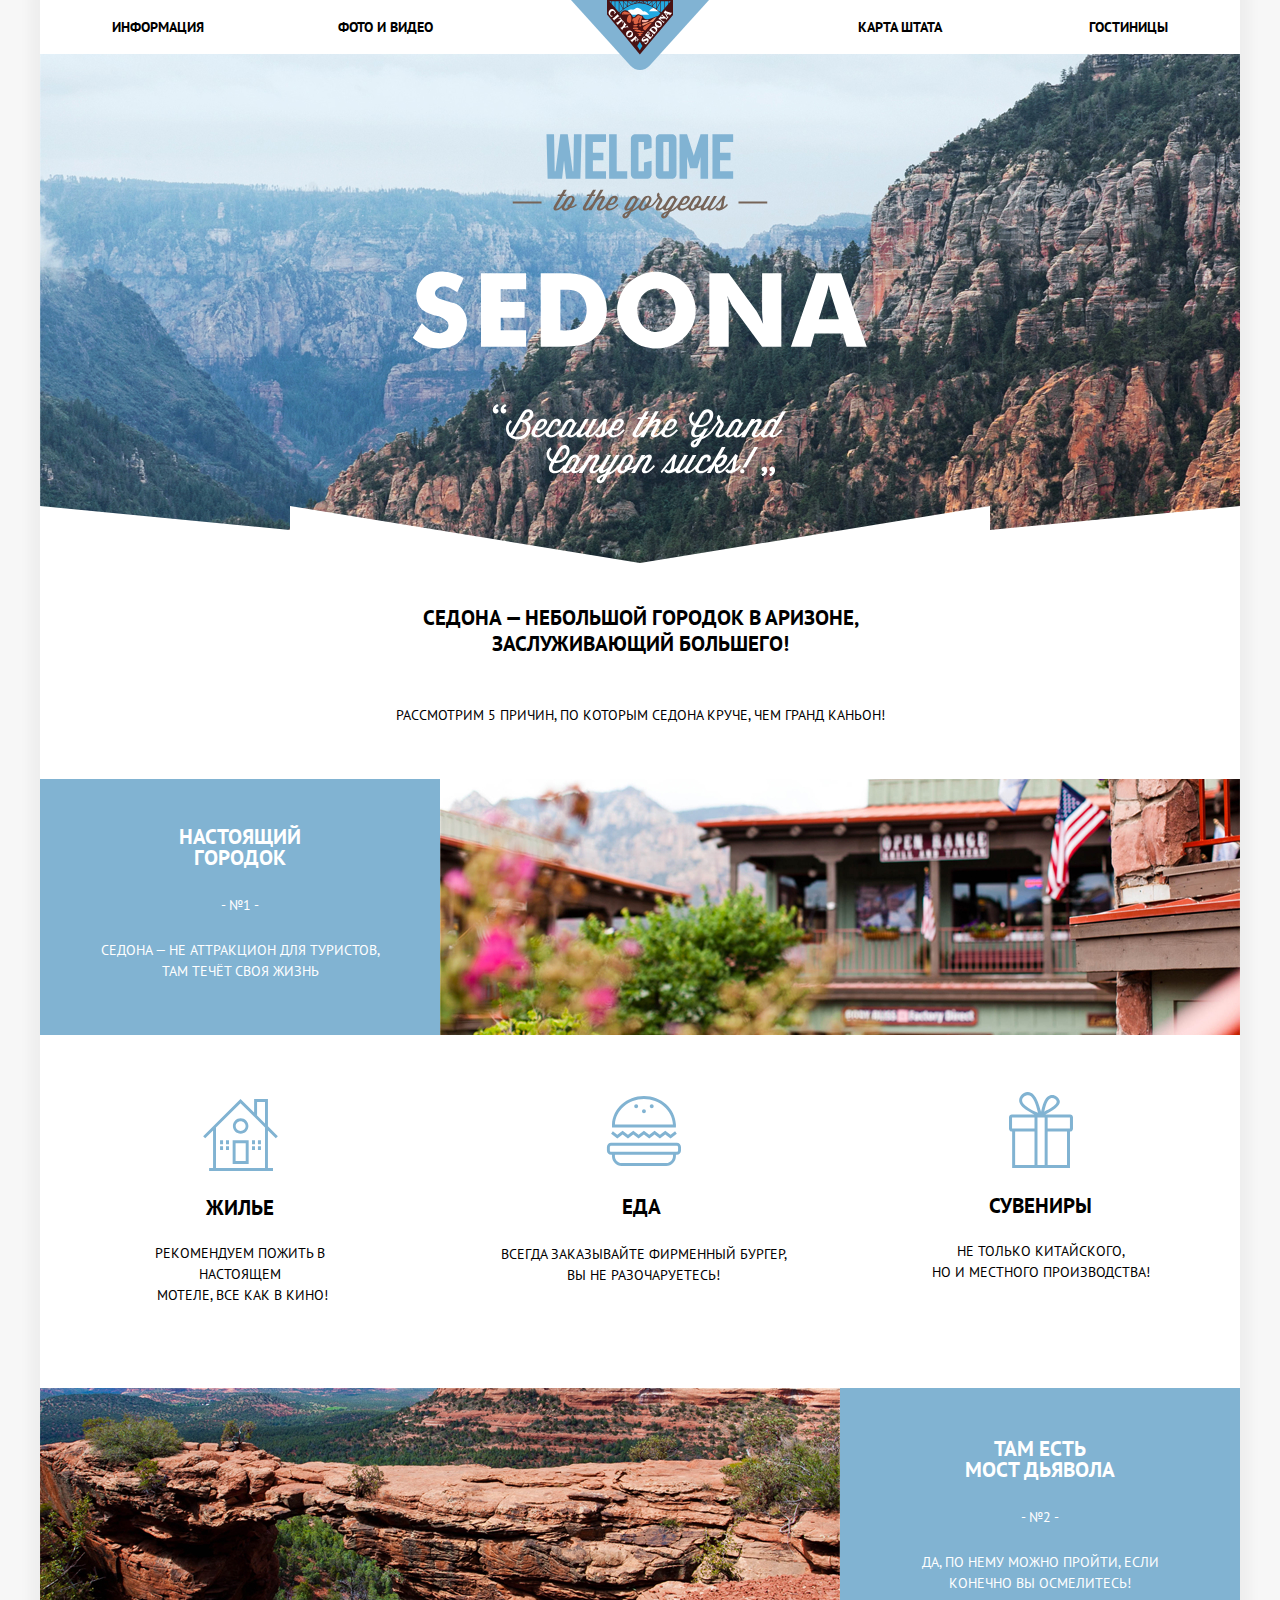
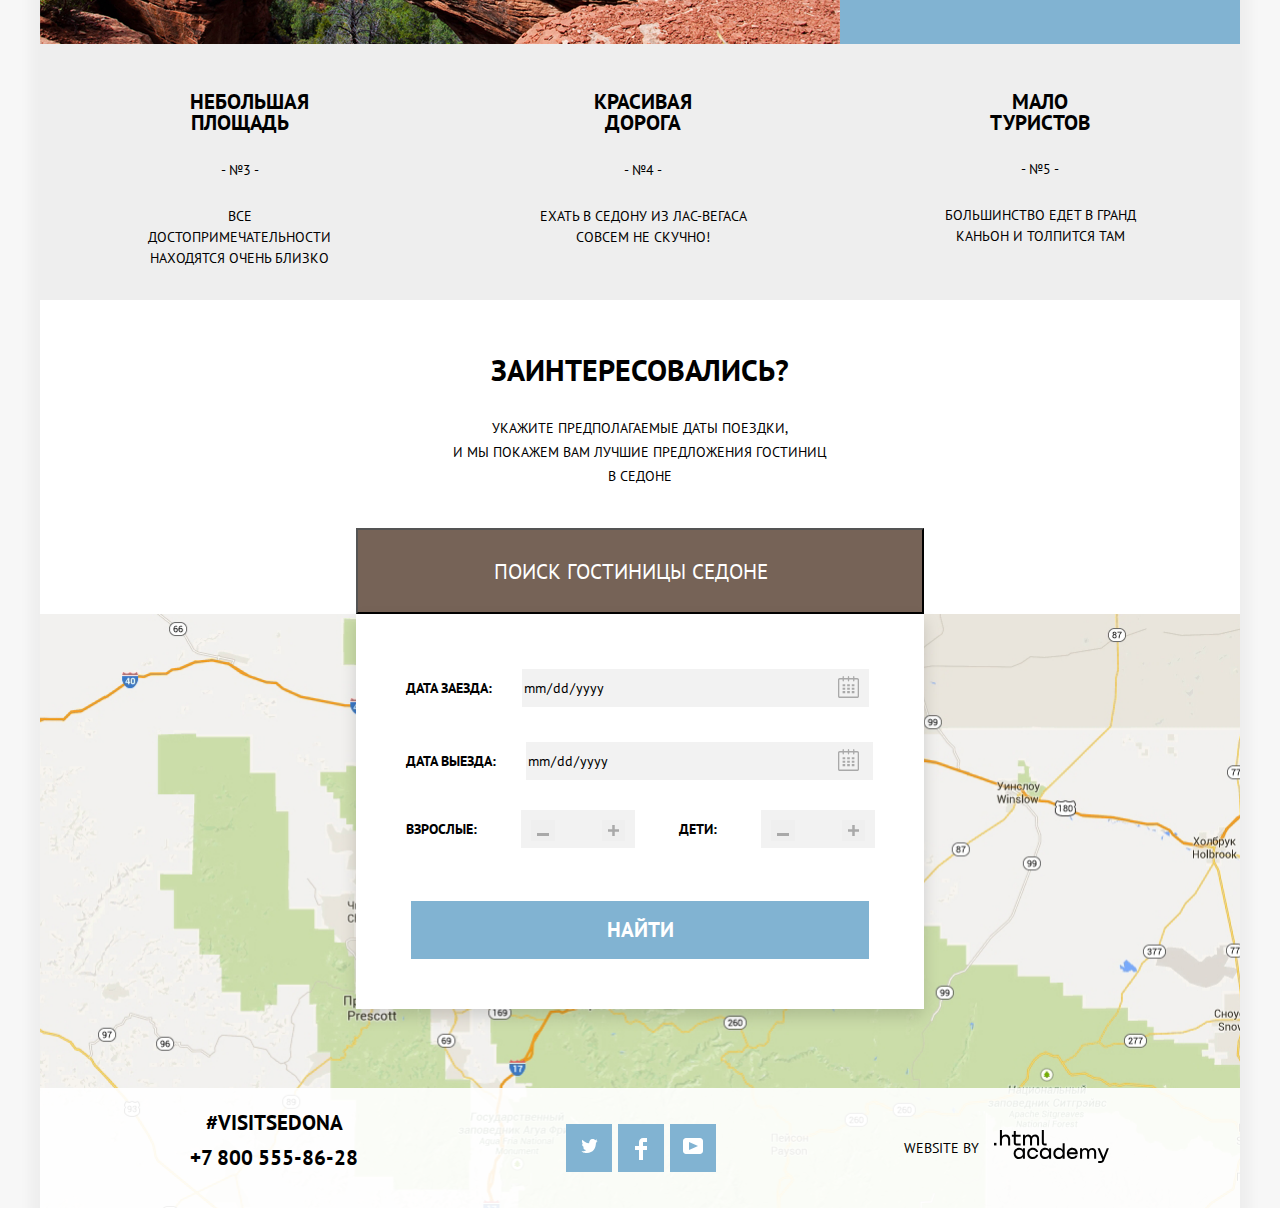
<file: index.html>
<!DOCTYPE html>
<html lang="ru">

<head>
    <meta charset="utf-8">
    <link rel="icon" href="32.ico">
    <link rel="stylesheet" href="css/normalize.css">
    <link rel="stylesheet" href="css/style.css">
    <title>HTML Academy: Седона</title>
</head>

<body>
    <div class="container">
        <header class="header">
            <nav class="header-navigation">
                <img src="img/logo.svg" width="138" height="70" alt="логотип-хедер" class="header-navigation-logo">
                <ul class="header-navigation-list">
                    <li class="header-navigation-list-item"><a href="index.html" class="header-item">Информация</a></li>
                    <li class="header-navigation-list-item"><a href="#" class="header-item">Фото и видео</a></li>
                    <li class="header-navigation-list-item"><a href="#" class="header-item">Карта штата</a></li>
                    <li class="header-navigation-list-item"><a href="catalog.html" class="header-item">Гостиницы</a>
                    </li>
                </ul>
            </nav>
        </header>

        <main>
            <section class="surface">
                <div class="header-surface">
                    <img src="img/Sedona-surface.svg" width="480" height="350" alt="Welcome-surface"
                        class="header-surface-img">
                </div>
            </section>
            <section class="section-promo">
                <h1 class="section-promo-head">
                    <span> Седона — небольшой городок в Аризоне,</span> <span>заслуживающий большего!</span>
                </h1>
                <p class="section-promo-text">
                    Рассмотрим 5 причин, по которым Седона круче, чем гранд каньон!
                </p>
            </section>
            <section class="section-description">
                <div class="section-description-block">
                    <div class="section-description-block-text">
                        <h2 class="block-head real-city">Настоящий городок</h2>
                        <p class="block-number">- №1 -</p>
                        <p class="block-text attraction">Седона — не аттракцион для туристов, там
                            течёт своя жизнь</p>
                    </div>
                    <div class="section-description-block-img">
                        <img src="img/view-2.jpg" alt="real-city" class="section-img">
                    </div>
                </div>
                <ul class="section-description-list">
                    <li class="section-description-list-item item-accomodation">
                        <h2 class="list-item-head">жилье</h2>
                        <p class="list-item-text">Рекомендуем пожить в настоящем <br>&nbsp;мотеле, все как в&nbsp;кино!</p>
                    </li>
                    <li class="section-description-list-item item-food">
                        <h2 class="list-item-head food">еда</h2>
                        <p class="list-item-text burger">Всегда заказывайте фирменный бургер, <br>вы не&nbsp;разочаруетесь!</p>
                    </li>
                    <li class="section-description-list-item item-souvenir">
                        <h2 class="list-item-head head-souvenir">сувениры</h2>
                        <p class="list-item-text">не&nbsp;только китайского, но&nbsp;и&nbsp;местного производства!</p>
                    </li>
                </ul>
                <div class="section-description-block">
                    <div class="section-description-block-img">
                        <img src="img/view-1.jpg" alt="devil-place" class="section-img">
                    </div>
                    <div class="section-description-block-text">
                        <h2 class="block-head devils-bridge">Там есть мост дьявола</h2>
                        <p class="block-number">- №2 -</p>
                        <p class="block-text">Да, по&nbsp;нему можно пройти, если конечно вы&nbsp;осмелитесь!</p>
                    </div>
                </div>
                <ul class="section-description-list-advantage">
                    <li class="section-list-item-advantage little-area">
                        <h2 class="item-advantage-head">Небольшая площадь</h2>
                        <p class="item-advantage-number three">- №3 -</p>
                        <p class="item-advantage-text">все достопримечательности
                            находятся очень близко</p>
                    </li>
                    <li class="section-list-item-advantage beautiful-road">
                        <h2 class="item-advantage-head">Красивая дорога</h2>
                        <p class="item-advantage-number four">- №4 -</p>
                        <p class="item-advantage-text">ехать в&nbsp;седону из&nbsp;лас-вегаса совсем
                            не&nbsp;скучно!</p>
                    </li>
                    <li class="section-list-item-advantage little-tourist">
                        <h2 class="item-advantage-head">Мало туристов</h2>
                        <p class="item-advantage-number five">- №5 -</p>
                        <p class="item-advantage-text">большинство едет в&nbsp;гранд каньон и&nbsp;толпится там</p>
                    </li>
                </ul>
            </section>
            <section class="section-form">
                <h2 class="section-form-head">заинтересовались?</h2>
                <p class="section-form-text">Укажите предполагаемые даты поездки, <br>и&nbsp;мы&nbsp;покажем вам лучшие
                    предложения
                    гостиниц в&nbsp;седоне</p>
               
 <div class="form-button">


           <button class="section-form-button" type="button">
               <span class="button-text search-sedona">Поиск гостиницы Седоне</span>
            </button>
                <div class="section-form-container">
                    <form action="https://echo.htmlacademy.ru/" method="POST">
                        <div class="form-date-calendar">
                             <label class="section-form-container-name">
                              Дата заезда: <input name="date" type="date" class="form-datetime">
                             </label>
                             <button class="button-calendar"><img src="img/calendar.svg" alt="calendar" class="calendar"></button>
                        </div>
                        <div class="form-date-calendar">
                            <label class="section-form-container-name departure">
                            Дата выезда: <input name="date" type="date" class="form-datetime">
                            </label>
                            <button class="button-calendar button-departure"><img src="img/calendar.svg" alt="calendar" class="calendar"></button>
                        </div>
                           


                        <div class="amount-of-people">

                            <label class="section-form-name" for="#amount-adults">Взрослые:</label>
                            <div class="amount-of-adults">
                                <button class="quantity-arrow" type="button">
                                    <svg width="12" height="3" viewBox="0 0 12 3" fill="none" xmlns="http://www.w3.org/2000/svg">
                                        <rect width="12" height="3" fill="#A9A9A9"/>
                                    </svg>       
                                </button>
                                <input type="number" class="form-amount" id="#amount-adults">
                                <button class="quantity-arrow" type="button"> 
                                    <svg width="11" height="11" viewBox="0 0 11 11" fill="none" xmlns="http://www.w3.org/2000/svg">
                                        <path fill-rule="evenodd" clip-rule="evenodd" d="M4.23086 6.76932V11H6.76932V6.76932H11V4.23086H6.76932V0H4.23085V4.23086H0V6.76932H4.23086Z" fill="#A9A9A9"/>
                                     </svg>      
                                </button>
                            </div>

                            <label class="section-form-name" for="#amount-children"> Дети:</label>
                            <div class="amount-of-adults">
                                <button class="quantity-arrow" type="button">
                                    <svg width="12" height="3" viewBox="0 0 12 3" fill="none" xmlns="http://www.w3.org/2000/svg">
                                        <rect width="12" height="3" fill="#A9A9A9"/>
                                    </svg>  
                                </button>
                                <input  type="number" class="form-amount" id="#amount-children">
                                <button class="quantity-arrow" type="button">
                                    <svg width="11" height="11" viewBox="0 0 11 11" fill="none" xmlns="http://www.w3.org/2000/svg">
                                        <path fill-rule="evenodd" clip-rule="evenodd" d="M4.23086 6.76932V11H6.76932V6.76932H11V4.23086H6.76932V0H4.23085V4.23086H0V6.76932H4.23086Z" fill="#A9A9A9"/>
                                     </svg>
                                </button>
                            </div>
                        </div>
                        <button type="submit" class="section-form-container-button"><span class="search">Найти</span></button>
                    </form>
                  </div>
               </div>
            </section>
        </main>
     
        <footer class="footer">
 <img src="img/map.jpg" width="1200" height="495" alt="map" class="form-map">
            <div class="footer-content">
                <div class="footer-block-number">
                    <a href="#visitSEDONA" class="visit-sedona">#visitSEDONA</a>
                    <a href="tel:+78005558628" class="footer-number">+7 800 555-86-28</a>
                </div>
                <div class="footer-block-networks">
                    <ul class="footer-block-networks-list">
                        <li><a href="#" class="footer-block-networks-item"><img src="img/twitter-svg.svg" width="17"
                                    height="15" alt="twitter" class="block-item-img"></a></li>
                        <li><a href="#" class="footer-block-networks-item"><img src="img/facebook-svg.svg" width="12"
                                    height="22" alt="facebook" class="block-item-img"></a></li>
                        <li><a href="#" class="footer-block-networks-item"><img src="img/youtube-svg.svg" width="20"
                                    height="16" alt="youtube" class="block-item-img"></a></li>
                    </ul>
                </div>
                <div class="footer-block-logo">
                    <p class="footer-block-logo-text">website by</p>
                    <a href="https://up.htmlacademy.ru/htmlcss/31" class="footer-logo">
                        <svg width="115" height="33" viewBox="0 0 115 33" fill="none"
                            xmlns="http://www.w3.org/2000/svg">
                            <path d="M0 12.8691V15.4429H2.45789V12.8691H0Z" fill="black" />
                            <path
                                d="M11.6466 4.52562C10.0863 4.52562 8.82534 5.23341 8.03454 6.26294H7.94905V0H5.91864V15.4429H7.94905V10.1451C7.94905 8.02172 9.27418 6.49888 11.2191 6.49888C13.0572 6.49888 14.1258 7.87158 14.1258 9.71614V15.4429H16.1563V9.35153C16.1563 6.41308 14.3396 4.52562 11.6466 4.52562Z"
                                fill="black" />
                            <path
                                d="M26.6171 4.82696H21.8082V1.07349H19.7778V4.82696H17.8542V6.80022H19.7778V12.7843C19.7778 14.5002 20.7396 15.4439 22.4708 15.4439H26.6171V13.4492H22.8769C22.193 13.4492 21.8082 13.0632 21.8082 12.3983V6.80022H26.6171V4.82696Z"
                                fill="black" />
                            <path
                                d="M41.1215 4.54712C39.497 4.54712 38.2576 5.34071 37.5736 6.60618H37.5095C36.8897 5.36217 35.7356 4.54712 34.154 4.54712C32.7434 4.54712 31.6746 5.29781 31.0336 6.3488H30.948V4.82596H29.0031V15.4429H31.0336V9.99504C31.0336 8.00032 32.0806 6.54184 33.6624 6.49894C35.1584 6.45604 36.0347 7.52847 36.0347 9.13708V15.4429H38.0652V9.82343C38.0652 7.44266 39.4758 6.49894 40.6941 6.49894C42.1688 6.49894 43.0452 7.52847 43.0452 9.13708V15.4429H45.0754V8.92261C45.0754 6.3488 43.6221 4.54712 41.1215 4.54712Z"
                                fill="black" />
                            <path
                                d="M47.8271 12.6975C47.8271 14.4348 48.8103 15.4429 50.6269 15.4429H52.6359V13.4696H50.9261C50.2422 13.4696 49.8574 13.0835 49.8574 12.4186V0H47.8271V12.6975Z"
                                fill="black" />
                            <path
                                d="M28.9048 19.6888H28.8192C28.027 18.6227 26.7425 17.8764 25.0295 17.8551C21.882 17.8124 19.6338 20.1365 19.6338 23.4202C19.6338 26.7252 21.9248 29.0494 25.008 29.0068C26.7637 28.9853 28.027 28.1965 28.8192 27.0663H28.9048V28.7081H30.9177V18.1536H28.9048V19.6888ZM25.3077 27.0451C23.081 27.0451 21.6679 25.4245 21.6679 23.4202C21.6679 21.4159 23.081 19.7954 25.3077 19.7954C27.4703 19.7954 28.8836 21.4159 28.8836 23.4202C28.8836 25.4033 27.4703 27.0451 25.3077 27.0451Z"
                                fill="black" />
                            <path
                                d="M44.2095 21.9915C43.717 19.6034 41.5973 17.855 38.8139 17.855C35.4524 17.855 33.2042 20.307 33.2042 23.4201C33.2042 26.5331 35.4524 29.0067 38.8139 29.0067C41.5973 29.0067 43.717 27.2155 44.2095 24.8061H42.0898C41.6617 26.1494 40.3984 27.0662 38.8354 27.0662C36.6513 27.0662 35.2381 25.4244 35.2381 23.4201C35.2381 21.4158 36.6513 19.7953 38.8354 19.7953C40.4625 19.7953 41.6617 20.7548 42.0898 21.9915H44.2095Z"
                                fill="black" />
                            <path
                                d="M55.0836 19.6888H54.998C54.2058 18.6227 52.921 17.8764 51.2081 17.8551C48.0607 17.8124 45.8125 20.1365 45.8125 23.4202C45.8125 26.7252 48.1036 29.0494 51.1866 29.0068C52.9425 28.9853 54.2058 28.1965 54.998 27.0663H55.0836V28.7081H57.0962V18.1536H55.0836V19.6888ZM51.4866 27.0451C49.2596 27.0451 47.8466 25.4245 47.8466 23.4202C47.8466 21.4159 49.2596 19.7954 51.4866 19.7954C53.6491 19.7954 55.0622 21.4159 55.0622 23.4202C55.0622 25.4033 53.6491 27.0451 51.4866 27.0451Z"
                                fill="black" />
                            <path
                                d="M68.6538 19.7953H68.5682C67.776 18.6652 66.4483 17.8763 64.7568 17.855C61.6738 17.8123 59.3827 20.1365 59.3827 23.4415C59.3827 26.7251 61.6309 29.0493 64.7783 29.0067C66.4483 28.9853 67.776 28.239 68.5468 27.1729H68.6538V28.708H70.6665V13.356H68.6538V19.7953ZM65.0568 27.0662C62.8298 27.0662 61.4168 25.4458 61.4168 23.4415C61.4168 21.4372 62.8298 19.8166 65.0568 19.8166C67.2193 19.8166 68.6324 21.4585 68.6324 23.4415C68.6324 25.4458 67.2193 27.0662 65.0568 27.0662Z"
                                fill="black" />
                            <path
                                d="M78.3297 17.855C75.0752 17.855 72.8483 20.3497 72.8483 23.4414C72.8483 26.4479 74.9467 29.0067 78.3724 29.0067C80.8561 29.0067 82.8475 27.6633 83.5541 25.4244H81.4342C80.9634 26.4267 79.8286 27.0662 78.4582 27.0662C76.5312 27.0662 75.1608 25.7869 75.0108 24.1451H83.7682C84.0464 20.6269 81.8412 17.855 78.3297 17.855ZM78.2868 19.7953C79.9783 19.7953 81.2416 20.8401 81.5627 22.354H75.0538C75.3534 20.8614 76.6168 19.7953 78.2868 19.7953Z"
                                fill="black" />
                            <path
                                d="M98.1985 17.8762C96.5713 17.8762 95.3295 18.6651 94.6443 19.9232H94.5799C93.9591 18.6865 92.8029 17.8762 91.2184 17.8762C89.8054 17.8762 88.7347 18.6225 88.0924 19.6673H88.0068V18.1534H86.0583V28.7079H88.0924V23.2921C88.0924 21.3091 89.1417 19.8592 90.7261 19.8165C92.2247 19.7739 93.1028 20.84 93.1028 22.4392V28.7079H95.1368V23.1215C95.1368 20.7547 96.5499 19.8165 97.7703 19.8165C99.2477 19.8165 100.125 20.84 100.125 22.4392V28.7079H102.16V22.226C102.16 19.6673 100.704 17.8762 98.1985 17.8762Z"
                                fill="black" />
                            <path
                                d="M109.441 27.0237L105.801 18.1536H103.553L108.392 29.7104L108.371 29.753C108.028 30.6272 107.643 30.947 106.701 30.947H104.196V32.9726H106.701C108.542 32.9726 109.527 32.1411 110.212 30.3499L114.88 18.1536H112.803L109.441 27.0237Z"
                                fill="black" />
                        </svg>
                    </a>
                </div>
            </div>
        </footer>
    </div>
</body>

</html>
</file>
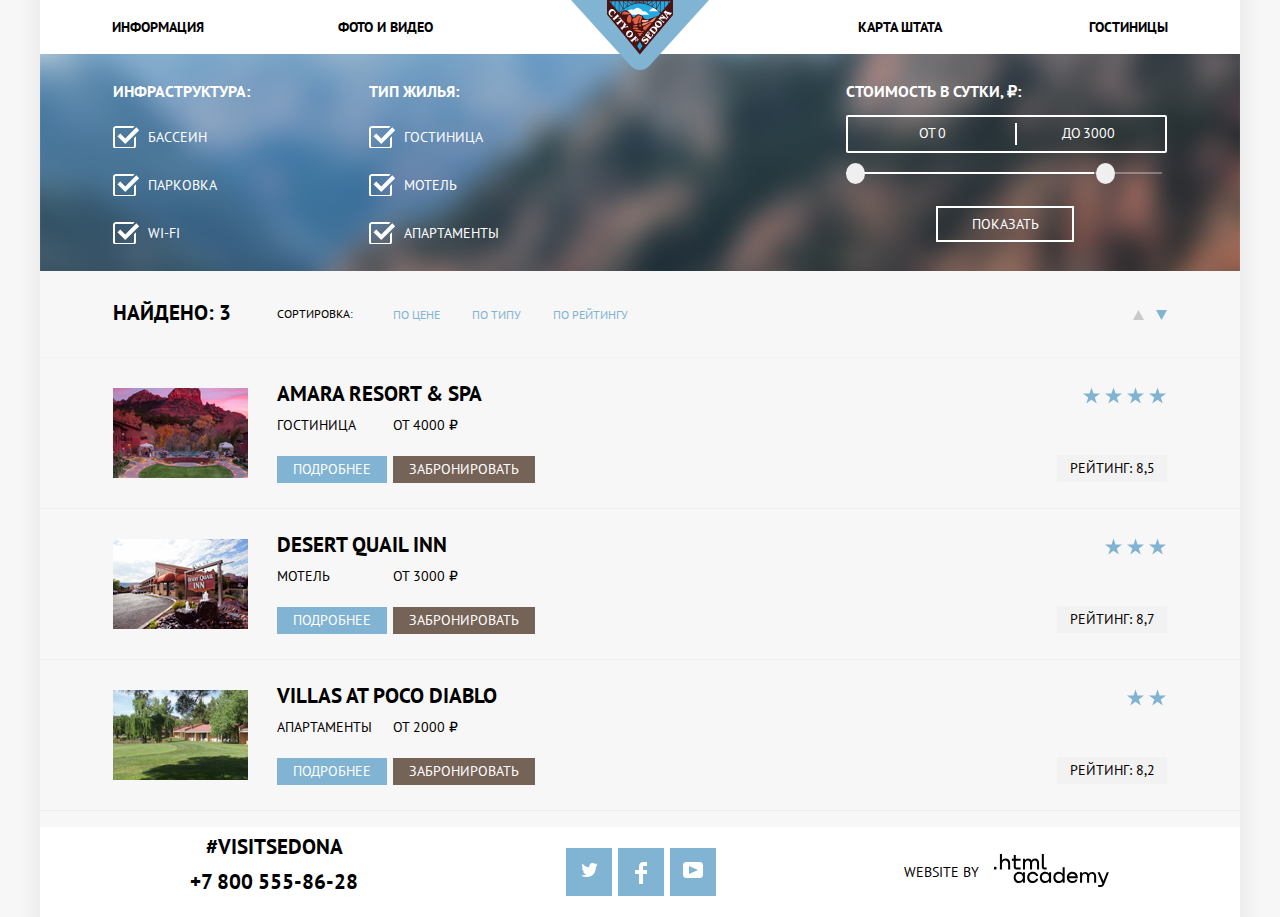
<file: catalog.html>
<!DOCTYPE html>
<html lang="ru">

<head>
    <meta charset="utf-8">
    <link rel="icon" href="32.ico">
    <link rel="stylesheet" href="css/normalize.css">
    <link rel="stylesheet" href="css/style.css">
    <title>HTML Academy: Седона</title>
</head>

<body>
    <div class="container">
        <header class="header">
            <nav class="header-navigation">
                <a href="index.html" class="header-navigation-logo"><img src="img/logo.svg" width="138" height="70"
                        alt="логотип-хедер"></a>
                <ul class="header-navigation-list">
                    <li class="header-navigation-list-item"><a href="index.html">Информация</a></li>
                    <li class="header-navigation-list-item"><a href="#">Фото и видео</a></li>
                    <li class="header-navigation-list-item"><a href="#">Карта штата</a></li>
                    <li class="header-navigation-list-item"><a href="#">Гостиницы</a></li>
                </ul>
            </nav>
        </header>
        <main>
            <section>
                <form action="https://echo.htmlacademy.ru/" method="POST" name="infrustructure"
                    class="infrustructure-form">
                    <div class="block-living-advantages">
                        <h2 class="form-head">Инфраструктура:</h2>
                        <ul class="form-list">
                            <li>
                                <label class="form-list-item">
                                    <input type="checkbox" class="checked-header" name="swimming" checked />
                                    <span class="label-text">Бассеин</span>
                                </label>
                            </li>
                            <li>
                                <label class="form-list-item">
                                    <input type="checkbox" class="checked-header" name="parking" checked />
                                    <span class="label-text">Парковка</span>
                                </label>
                            </li>
                            <li>
                                <label class="form-list-item">
                                    <input type="checkbox" class="checked-header" name="internet" checked />
                                    <span class="label-text">Wi-fi</span>
                                </label>
                            </li>
                        </ul>
                    </div>
                    <div class="block-living-conditions">
                        <h2 class="form-head">Тип жилья:</h2>
                        <ul class="form-list">
                            <li>
                                <label class="form-list-item">
                                    <input type="checkbox" class="checked-header" name="hostinitsa" checked />
                                    <span class="label-text guest-house">Гостиница</span>
                                </label>
                            </li>
                            <li>
                                <label class="form-list-item">
                                    <input type="checkbox" class="checked-header" name="hotel" checked />
                                    <span class="label-text motel">Мотель</span>
                                </label>
                            </li>
                            <li>
                                <label class="form-list-item">
                                    <input type="checkbox" class="checked-header" name="apartment" checked />
                                    <span class="label-text apartment">Апартаменты</span>
                                </label>
                            </li>
                        </ul>
                    </div>
                    <div class="block-living-price">
                        <h2 class="form-head">Стоимость в сутки, ₽:</h2>
                        <div class="block-living-price-inputs">
                            <label class="label-form">от<input type="number" value="0" name="from"
                                    class="input-price-from"></label>

                            <label class="label-form-to">до<input type="number" value="3000" name="to"
                                    class="input-price"></label>
                        </div>


                        <div class="slider">
                            <div class="rectangle"> <img src="img/Rectangle-2.svg" alt="progress"></div>
                            <button class="cicrcle-button"></button>
                            <button class="cicrcle-button second"></button>
                        </div>

                        <button type="submit" class="price-button">Показать</button>
                    </div>
                </form>
            </section>
            <section class="range-of-hotels">
                <div class="range-menu">
                    <h1 class="range-menu-head">Найдено: 3</h1>
                    <h3 class="range-menu-sort">Сортировка:</h3>
                    <ul class="range-menu-list">
                        <li><a href="#" class="range-menu-list-item">По цене</a></li>
                        <li><a href="#" class="range-menu-list-item">По типу</a></li>
                        <li><a href="#" class="range-menu-list-item">По рейтингу</a></li>
                    </ul>
                    <ul class="range-menu-list-scroll">
                        <li><a href="#"><img src="img/up.svg" width="11" height="10" alt="вверх"></a></li>
                        <li><a href="#"><img src="img/DOWN.svg" width="11" height="10" alt="вниз"></a></li>
                    </ul>
                </div>
                <ul class="range-menu-hotels">
                    <li class="range-menu-hotels-item">
                        <div class="hotels-item-information">
                            <img src="img/hotel-1.jpg" width="135" height="90" alt="hotel1" class="hotel-img">

                            <div class="hotel-description">
                                <h3 class="item-head"><a href="#" class="item-information-head">Amara Resort & Spa</a>
                                </h3>
                                <div class="hotel-buttons-price">
                                    <div class="hotel-buttons">
                                        <p class="hotel-price">Гостиница</p>
                                        <a href="#" class="learn-more"><span class="button-text">Подробнее</span></a>
                                    </div>


                                    <div class="hotel-buttons">
                                        <p class="hotel-price">от 4000 ₽</p>
                                        <a href="#" class="book"><span class="button-text">Забронировать</span></a>
                                    </div>
                                </div>

                            </div>




                        </div>
                        <div class="hotels-item-range">
                            <div class="stars-list">
                                <Img src="img/star-svg.svg" width="18" height="17" alt="star">
                                <Img src="img/star-svg.svg" width="18" height="17" alt="star">
                                <Img src="img/star-svg.svg" width="18" height="17" alt="star">
                                <Img src="img/star-svg.svg" width="18" height="17" alt="star">
                            </div>
                            <p class="item-range">Рейтинг: 8,5</p>
                        </div>
                    </li>
                    <li class="range-menu-hotels-item">
                        <div class="hotels-item-information">
                            <img src="img/hotel-2.jpg" width="135" height="90" alt="hotel2" class="hotel-img">
                            <div class="hotel-description">
                                <h3 class="item-head"><a href="#" class="item-information-head">Desert Quail Inn</a>
                                </h3>

                                <div class="hotel-buttons-price">
                                    <div class="hotel-buttons">
                                        <p class="hotel-price">Мотель</p>
                                        <a href="#" class="learn-more"><span class="button-text">Подробнее</span></a>
                                    </div>


                                    <div class="hotel-buttons">
                                        <p class="hotel-price">от 3000 ₽</p>
                                        <a href="#" class="book"><span class="button-text">Забронировать</span></a>
                                    </div>
                                </div>

                            </div>
                        </div>
                        <div class="hotels-item-range">
                            <div class="stars-list">
                                <Img src="img/star-svg.svg" width="18" height="17" alt="star">
                                <Img src="img/star-svg.svg" width="18" height="17" alt="star">
                                <Img src="img/star-svg.svg" width="18" height="17" alt="star">
                            </div>
                            <p class="item-range">Рейтинг: 8,7</p>
                        </div>
                    </li>
                    <li class="range-menu-hotels-item">
                        <div class="hotels-item-information">
                            <img src="img/hotel-3.jpg" width="135" height="90" alt="hotel3" class="hotel-img">




                            <div class="hotel-description">
                                <h3 class="item-head"><a href="#" class="item-information-head">Villas at Poco
                                        Diablo</a></h3>
                                <div class="hotel-buttons-price">
                                    <div class="hotel-buttons">
                                        <p class="hotel-price">Апартаменты</p>
                                        <a href="#" class="learn-more"><span class="button-text">Подробнее</span></a>
                                    </div>


                                    <div class="hotel-buttons">
                                        <p class="hotel-price">от 2000 ₽</p>
                                        <a href="#" class="book"><span class="button-text">Забронировать</span></a>
                                    </div>
                                </div>

                            </div>






                        </div>
                        <div class="hotels-item-range">
                            <div class="stars-list">
                                <Img src="img/star-svg.svg" width="18" height="17" alt="star">
                                <Img src="img/star-svg.svg" width="18" height="17" alt="star">
                            </div>
                            <p class="item-range">Рейтинг: 8,2</p>
                        </div>
                    </li>
                </ul>
            </section>
        </main>
        <footer class="footer-catalog">
            <div class="footer-content-catalog">
                <div class="footer-block-number">
                    <a href="#visitSEDONA" class="visit-sedona">#visitSEDONA</a>
                    <a href="tel:+78005558628" class="footer-number">+7 800 555-86-28</a>
                </div>
                <div class="footer-block-networks">
                    <ul class="footer-block-networks-list">
                        <li><a href="#" class="footer-block-networks-item"><img src="img/twitter-svg.svg" width="17"
                                    height="15" alt="twitter" class="block-item-img"></a></li>
                        <li><a href="#" class="footer-block-networks-item"><img src="img/facebook-svg.svg" width="12"
                                    height="22" alt="facebook" class="block-item-img"></a></li>
                        <li><a href="#" class="footer-block-networks-item"><img src="img/youtube-svg.svg" width="20"
                                    height="16" alt="youtube" class="block-item-img"></a></li>
                    </ul>
                </div>
                <div class="footer-block-logo">
                    <p class="footer-block-logo-text">website by</p>
                    <a href="https://up.htmlacademy.ru/htmlcss/31">
                        <svg width="115" height="33" viewBox="0 0 115 33" fill="none"
                            xmlns="http://www.w3.org/2000/svg">
                            <path d="M0 12.8691V15.4429H2.45789V12.8691H0Z" fill="black" />
                            <path
                                d="M11.6466 4.52562C10.0863 4.52562 8.82534 5.23341 8.03454 6.26294H7.94905V0H5.91864V15.4429H7.94905V10.1451C7.94905 8.02172 9.27418 6.49888 11.2191 6.49888C13.0572 6.49888 14.1258 7.87158 14.1258 9.71614V15.4429H16.1563V9.35153C16.1563 6.41308 14.3396 4.52562 11.6466 4.52562Z"
                                fill="black" />
                            <path
                                d="M26.6171 4.82696H21.8082V1.07349H19.7778V4.82696H17.8542V6.80022H19.7778V12.7843C19.7778 14.5002 20.7396 15.4439 22.4708 15.4439H26.6171V13.4492H22.8769C22.193 13.4492 21.8082 13.0632 21.8082 12.3983V6.80022H26.6171V4.82696Z"
                                fill="black" />
                            <path
                                d="M41.1215 4.54712C39.497 4.54712 38.2576 5.34071 37.5736 6.60618H37.5095C36.8897 5.36217 35.7356 4.54712 34.154 4.54712C32.7434 4.54712 31.6746 5.29781 31.0336 6.3488H30.948V4.82596H29.0031V15.4429H31.0336V9.99504C31.0336 8.00032 32.0806 6.54184 33.6624 6.49894C35.1584 6.45604 36.0347 7.52847 36.0347 9.13708V15.4429H38.0652V9.82343C38.0652 7.44266 39.4758 6.49894 40.6941 6.49894C42.1688 6.49894 43.0452 7.52847 43.0452 9.13708V15.4429H45.0754V8.92261C45.0754 6.3488 43.6221 4.54712 41.1215 4.54712Z"
                                fill="black" />
                            <path
                                d="M47.8271 12.6975C47.8271 14.4348 48.8103 15.4429 50.6269 15.4429H52.6359V13.4696H50.9261C50.2422 13.4696 49.8574 13.0835 49.8574 12.4186V0H47.8271V12.6975Z"
                                fill="black" />
                            <path
                                d="M28.9048 19.6888H28.8192C28.027 18.6227 26.7425 17.8764 25.0295 17.8551C21.882 17.8124 19.6338 20.1365 19.6338 23.4202C19.6338 26.7252 21.9248 29.0494 25.008 29.0068C26.7637 28.9853 28.027 28.1965 28.8192 27.0663H28.9048V28.7081H30.9177V18.1536H28.9048V19.6888ZM25.3077 27.0451C23.081 27.0451 21.6679 25.4245 21.6679 23.4202C21.6679 21.4159 23.081 19.7954 25.3077 19.7954C27.4703 19.7954 28.8836 21.4159 28.8836 23.4202C28.8836 25.4033 27.4703 27.0451 25.3077 27.0451Z"
                                fill="black" />
                            <path
                                d="M44.2095 21.9915C43.717 19.6034 41.5973 17.855 38.8139 17.855C35.4524 17.855 33.2042 20.307 33.2042 23.4201C33.2042 26.5331 35.4524 29.0067 38.8139 29.0067C41.5973 29.0067 43.717 27.2155 44.2095 24.8061H42.0898C41.6617 26.1494 40.3984 27.0662 38.8354 27.0662C36.6513 27.0662 35.2381 25.4244 35.2381 23.4201C35.2381 21.4158 36.6513 19.7953 38.8354 19.7953C40.4625 19.7953 41.6617 20.7548 42.0898 21.9915H44.2095Z"
                                fill="black" />
                            <path
                                d="M55.0836 19.6888H54.998C54.2058 18.6227 52.921 17.8764 51.2081 17.8551C48.0607 17.8124 45.8125 20.1365 45.8125 23.4202C45.8125 26.7252 48.1036 29.0494 51.1866 29.0068C52.9425 28.9853 54.2058 28.1965 54.998 27.0663H55.0836V28.7081H57.0962V18.1536H55.0836V19.6888ZM51.4866 27.0451C49.2596 27.0451 47.8466 25.4245 47.8466 23.4202C47.8466 21.4159 49.2596 19.7954 51.4866 19.7954C53.6491 19.7954 55.0622 21.4159 55.0622 23.4202C55.0622 25.4033 53.6491 27.0451 51.4866 27.0451Z"
                                fill="black" />
                            <path
                                d="M68.6538 19.7953H68.5682C67.776 18.6652 66.4483 17.8763 64.7568 17.855C61.6738 17.8123 59.3827 20.1365 59.3827 23.4415C59.3827 26.7251 61.6309 29.0493 64.7783 29.0067C66.4483 28.9853 67.776 28.239 68.5468 27.1729H68.6538V28.708H70.6665V13.356H68.6538V19.7953ZM65.0568 27.0662C62.8298 27.0662 61.4168 25.4458 61.4168 23.4415C61.4168 21.4372 62.8298 19.8166 65.0568 19.8166C67.2193 19.8166 68.6324 21.4585 68.6324 23.4415C68.6324 25.4458 67.2193 27.0662 65.0568 27.0662Z"
                                fill="black" />
                            <path
                                d="M78.3297 17.855C75.0752 17.855 72.8483 20.3497 72.8483 23.4414C72.8483 26.4479 74.9467 29.0067 78.3724 29.0067C80.8561 29.0067 82.8475 27.6633 83.5541 25.4244H81.4342C80.9634 26.4267 79.8286 27.0662 78.4582 27.0662C76.5312 27.0662 75.1608 25.7869 75.0108 24.1451H83.7682C84.0464 20.6269 81.8412 17.855 78.3297 17.855ZM78.2868 19.7953C79.9783 19.7953 81.2416 20.8401 81.5627 22.354H75.0538C75.3534 20.8614 76.6168 19.7953 78.2868 19.7953Z"
                                fill="black" />
                            <path
                                d="M98.1985 17.8762C96.5713 17.8762 95.3295 18.6651 94.6443 19.9232H94.5799C93.9591 18.6865 92.8029 17.8762 91.2184 17.8762C89.8054 17.8762 88.7347 18.6225 88.0924 19.6673H88.0068V18.1534H86.0583V28.7079H88.0924V23.2921C88.0924 21.3091 89.1417 19.8592 90.7261 19.8165C92.2247 19.7739 93.1028 20.84 93.1028 22.4392V28.7079H95.1368V23.1215C95.1368 20.7547 96.5499 19.8165 97.7703 19.8165C99.2477 19.8165 100.125 20.84 100.125 22.4392V28.7079H102.16V22.226C102.16 19.6673 100.704 17.8762 98.1985 17.8762Z"
                                fill="black" />
                            <path
                                d="M109.441 27.0237L105.801 18.1536H103.553L108.392 29.7104L108.371 29.753C108.028 30.6272 107.643 30.947 106.701 30.947H104.196V32.9726H106.701C108.542 32.9726 109.527 32.1411 110.212 30.3499L114.88 18.1536H112.803L109.441 27.0237Z"
                                fill="black" />
                        </svg>
                    </a>
                </div>
            </div>
        </footer>
    </div>
</body>

</html>
</file>
<file: css/style.css>
@font-face {
    font-family: 'PTSans';
    src:  url('../fonts/PTSans.woff2') format('woff2'), 
    url('../fonts/PTSans.woff') format('woff');
    font-weight: 400;
}

@font-face {
    font-family: 'PTSans';
    src: url("../fonts/PTSans-Bold.woff2") format('woff2'), 
    url("../fonts/PTSans-Bold.woff") format('woff');
    font-weight: 700;
}


body {
    margin: 0 auto;
    background: var(--main-color11);
}
:root {
    --main-color: #F2F2F2;
    --main-color1: #FFFFFF;
    --main-color2: #81B3D2;
    --main-color3: #EEEEEE;
    --main-color4: #766357;
    --main-color5: #000000;
    --main-color6: #669EC0;
    --main-color7: #5496BD;
    --main-color8: #604E43;
    --main-color9: #503E33;
    --main-color10: #BDBBBC;
    --main-color11:  #f7f7f7;
}
ul {
    list-style: none;
}
a {
    text-decoration: none;
    color: var(--main-color5);
}
html {
    font-family: "PTSans","Arial", sans-serif;
}
.container {
    width: 100%;
    max-width: 1200px;
    margin: 0 auto;
    box-shadow: 0px 0px 10px 10px var(--main-color3);
    
}
/*HEADER*/
.header-navigation {
    display: flex;
    justify-content: center;
    position: relative;
    color: var(--main-color);
    background: var(--main-color1);
}
.header-navigation-list {
    width: 1200px;
    padding-left: unset;
    display: flex;

    justify-content: space-around;
    font-size: 14px;
    line-height: 26px;
    font-weight: 700;
    text-transform: uppercase;
    color: var(--main-color5);
}
 
.header-navigation-list-item:nth-child(1) {
    margin-left: 72px;
}
.header-navigation-list-item:nth-child(2) {
    margin-left: 134px;
}
.header-navigation-list-item:nth-child(3) {
    margin-left: auto;
    margin-right: 147px;
}

.header-navigation-list-item:nth-child(4) {
    margin-right: 72px;
}


.header-item:hover {
    color: var(--main-color6);
}
.header-item:active {
    color: var(--main-color10);
}

.header-navigation-logo {
    position: absolute;
    z-index: 1;
}

/*Surface*/
.header-surface {
    background: url("../img/surface-jpg.jpg") no-repeat;
    height: 509px;
    display: flex;
    flex-direction: column;
    align-items: center;
    justify-content: center;
    position: relative;
}

.header-surface::before {
    content: "";
    position: absolute;
    width: 100%;
    height: 57px;
    background: url('../img/shape-header.svg');
    background-repeat: no-repeat;
    background-position: center bottom;
    bottom: 0;
}



/*section-promo*/
.section-promo {
    display: flex;
    justify-content: center;
    align-items: center;
    flex-direction: column;   
    text-align: center;
    min-height: 216px;
    background: var(--main-color1);
}
.section-promo-head {
    margin-top: 41.5px;
    margin-bottom: unset;
    display: block;
    font-size: 21px;
    line-height: 26px;
    font-weight: 700;
    text-transform: uppercase;
    color: var(--main-color5);
    width: 470px;
    
    min-height: 80px;
}
.section-promo-text {
    margin-top: 16.5px;
    max-width: 520px;
    margin-bottom: 51px;
    font-size: 14px;
    line-height: 26px;
    font-weight: 400;
    text-transform: uppercase;
    color: var(--main-color5);
}
/*section_description*/
.section-description-block {
    display: flex;
    flex-direction: row;
    
}
.section-description-block-text {
    width: 400px;
    /*height: 256px;*/
    display: flex;
    flex-direction: column;
    align-items: center;
    text-align: center;
    background: var(--main-color2);
}
.section-img {
    width: 100%;
    max-width: 800px;
    height: 256px;
    display: block;
}
.block-head {
    font-size: 21px;
    line-height: 21px;
    font-weight: 700;
    color: var(--main-color1);
    margin-top: 47px;
    text-transform: uppercase;
}
.real-city {
    width: 122px;
}
.devils-bridge {
    width: 150px;
    margin-top: 50px;
}
.block-number {
    margin-top: 10px;
    font-size: 14px;
    line-height: 21px;
    font-weight: 400;
    color: var(--main-color1);
    text-transform: uppercase;
}
.block-text {
    margin-top: 10px;
    max-width: 302px;
    height: 43px;
    font-size: 14px;
    line-height: 21px;
    font-weight: 400;
    color: var(--main-color1);
    text-transform: uppercase;
}

.section-description-list {
    margin-top: unset;
    margin-bottom: unset;
    padding-left: 73px;
    display: grid;
    grid-template-columns: 1fr 1fr 1fr;
    justify-content: center;
    gap: 20px;
    background: var(--main-color1);
}


.section-description-list-item {
    width: 290px;
    text-align: center;
}
.item-accomodation {
    background: url("../img/icon-1.svg") no-repeat;
    background-position: top center;
    margin-top: 64.15px;
    width: 254px;
}
.item-food {
    background: url("../img/icon-3.svg") no-repeat;
    background-position: top center; 
    margin-top: 61px;
    width: 297px;
}
.item-souvenir {
    background: url("../img/icon-2.svg") no-repeat;
    background-position: top center;
    margin-left: auto;
    margin-top: 56px;
    margin-right: 65px;
    width: 269px;
    height: 100%;
}
.list-item-head {
    padding-top: 80px;
    font-size: 21px;
    line-height: 21px;
    font-weight: 700;
    text-transform: uppercase;
    color: var(--main-color5);
}
.list-item-text {
    margin-bottom: 82px;
    display: block;
    margin-top: 25px;
    font-size: 14px;
    line-height: 21px;
    font-weight: 400;
    text-transform: uppercase;
    color: var(--main-color5);
}
.burger {
    margin-top: 27px;
}
.head-souvenir {
    margin-top: 24px;
}
.section-description-list-advantage {
    display: grid;
    grid-template-columns: 1fr 1fr 1fr;
    padding-left: 96px;
    height: 256px;
    background: var(--main-color3);
    margin-top: 0;
    margin-bottom: unset;
}
.section-list-item-advantage {
    display: flex;
    flex-direction: column;
    text-align: center;
    align-items: center;
    max-width: 100%;
    margin-top: 47px;
    margin-bottom: 54px;
    
}
.little-area {
    max-width: 207px;
}
.beautiful-road {
    max-width: 258px;
    margin-left: 10px;
}
.little-tourist {
    margin-left: auto;
    margin-right: 77px;
    max-width: 246px;
}
.item-advantage-head {
    margin-top: unset;
    text-align: center;
    width: 100px;
    font-size: 21px;
    line-height: 21px;
    font-weight: 700;
    text-transform: uppercase;
    color: var(--main-color5);
}
.item-advantage-number {
    font-size: 14px;
    line-height: 21px;
    font-weight: 400;
    color: var(--main-color5);
}
.three {
    margin-top: 10px;
}
.four {
    margin-top: 10px;
}
.five {
    margin-top: 9px;
}
.item-advantage-text {
    font-size: 14px;
    line-height: 21px;
    font-weight: 400;
    text-transform: uppercase;
    color: var(--main-color5);
    margin-top: 11px;
}

/*section_form*/
.section-form {
    display: flex;
    flex-direction: column;
    text-align: center;
    align-items: center;
    justify-content: center;
    position: relative;
    background: var(--main-color1);
}
.section-form-head {
    margin-top: 58px;
    font-size: 30px;
    line-height: 24px;
    font-weight: 700;
    text-transform: uppercase;
    color: var(--main-color5);
   
}
.section-form-text {
    max-width: 435px;
    font-size: 14px;
    line-height: 24px;
    font-weight: 400;
    text-transform: uppercase;
    color: var(--main-color5);
    margin-top: 10px;
}
.section-form-button {
    display: flex;
    width: 568px;
    height: 86px;
    margin-top: 26px;
    background: var(--main-color4);
    color: var(--main-color1) ;
    font-size: 21px;
    line-height: 26px;
    text-transform: uppercase;
    text-align: center;
}
.search-sedona {
    margin-left: 130px;
    margin-top: 28px;
}
.section-form-button:hover {
    background: var(--main-color8);
}
.section-form-button:active {
    background: var(--main-color9);
}
.form-map {
    max-width: 100%;
    height: 594px;
    position: relative;
}
.section-form-container {
    width: 568px;
    height: 395px;
    display: flex;
    flex-direction: column;
    align-items: center;
    background: var(--main-color1);
    box-shadow: 0px 7px 15px rgba(0, 1, 1, 0.15);
    position: absolute;
    top: 100%;
    z-index: 12;
}
.section-form-container-name {
    font-size: 14px;
    line-height: 26px;
    font-weight: 700;
    text-transform: uppercase;
    display: flex;
    flex-direction: row;
    align-items: center;
    margin-top: 55px;
    position: relative;
}
.departure {
    margin-top: 35px;
}
.section-form-name {
    font-size: 14px;
    line-height: 26px;
    font-weight: 700;
    text-transform: uppercase;
    display: flex;
    flex-direction: row;
    align-items: center;
}
.form-datetime {
    width: 346px;
    height: 38px;
    margin-left: 30px;
    background: var(--main-color);
    border: none;
}


.form-button {
    position: relative;
}
.amount-of-people {
    margin-top: 30px;
    display: flex;
    flex-direction: row;
    gap: 44px;
}
.form-amount {
    width: 35px;
    height: 38px;
    background: transparent;
    border: none;
}
.section-form-container-button {
    width: 458px;
    height: 58px;
    margin-top: 53px;
    background: var(--main-color2);
    font-size: 21px;
    line-height: 26px;
    font-weight: 700;
    text-transform: uppercase;
    text-align: center;
    color: var(--main-color1);
    border: none;
}
.amount-of-adults {
    width: 114px;
    height: 38px;
    background: var(--main-color);
    border: none;

}
.quantity-arrow {
    border: none;
}
.form-minus {
    padding-bottom: 4px;
}



/*Footer*/
.footer {
    /*background: url("../img/map.jpg") no-repeat;*/
    /*min-height: 594px;*/  
    display: flex;
    align-items: flex-end;
    position: relative;
    width: 100%;
   
  

}
.footer-content {
    position: absolute;
    z-index: 2;
    display: flex;
    justify-content: space-around;
    align-items: center;
    width: 100%;
    height: 120px;
    max-width: 1200px;
    background: rgba(255, 255, 255, 0.9);;
}
.footer-block-number {
    display: flex;
    flex-direction: column;
    align-items: center;
    margin-left: 150px;
    margin-top: unset;
    font-size: 21px;
    line-height: 26px;
    font-weight: 700;
    text-transform: uppercase;
    color: var(--main-color5);
}
.footer-block-networks {
    margin-left: 168px;
}
.footer-block-networks-item {
    width: 46px;
    height: 48px;
    display: flex;
    justify-content: center;
    background: var(--main-color2);
}
.block-item-img {
    margin-top: 14px;
}
.block-item-img:active {
    opacity: 0.3;
}
.footer-block-networks-item:hover {
    background: var(--main-color6);
}
.footer-block-networks-item:active {
    background: var(--main-color7);
}
.footer-block-networks-list {
    display: grid;
    grid-template-columns: 1fr 1fr 1fr;
    gap: 6px;
}

.footer-block-logo {
    display: flex;
    flex-direction: row;
    gap: 15px;
    align-items: center;
    margin-left: auto;
    margin-right: 131px;
}
.footer-block-logo-text {
    font-size: 14px;
    line-height: 26px;
    font-weight: 400;
    text-transform: uppercase;
    color: var(--main-color5);
}
.visit-sedona {
    margin-bottom: 9px;
}
.visit-sedona:hover {
   color: var(--main-color6);
}
.visit-sedona:active {
    color: var(--main-color10);
}
.footer-number {
    margin-bottom: 15px;
}
.footer-number:hover {
    color: var(--main-color6);
}
.footer-number:active {
    color: var(--main-color10);
}



/*CATALOG PAGE*/
.infrustructure-form {
    background: url("../img/background-catalog.jpg") no-repeat;
    min-height: 217px;
    display: flex;
    flex-direction: row;
}
.block-living-advantages {
    margin-left: 73px;  
}
.block-living-conditions {
   margin-left: 119px;
}
.block-living-price {
    display: flex;
    flex-direction: column;
    margin-left: auto;
    padding-right: 73px;
}
.price-button {
    margin-top: 22.5px;
    margin-left: 90px;
    width: 138px;
    height: 36px;
    background: transparent;
    text-transform: uppercase;
    border: 2px solid var(--main-color1);
    font-size: 14px;
    line-height: 21px;
    color: var(--main-color1);
}
.form-head {
    margin-top: 26.5px;
    font-size: 16px;
    line-height: 21px;
    font-weight: 700;
    text-transform: uppercase;
    color: var(--main-color1);
}
.form-list {
    margin-top: 24px;
    display: grid;
    grid-template-rows: 1fr 1fr 1fr;  
    gap: 16px;
    padding-left: unset;
}


a.footer-logo:hover svg path {
    fill:var(--main-color2);
}
a.footer-logo:active svg path {
    fill: var(--main-color10);
}


/*Checkbox*/
.label-text {
    font-size: 14px;
    line-height: 21px;
    font-weight: 400;
    text-transform: uppercase;
    color: var(--main-color1);
}
.form-list-item {
	display: block;
	margin: 0 0 10px 0;
	cursor: pointer;
	user-select: none;
	position: relative;
}
.form-list-item input[type=checkbox] {
	position: absolute;
	z-index: -1;
	opacity: 0;
	display: block;
	width: 0;
	height: 0;
}
.form-list-item span {
	display: inline-block;
	position: relative; 
	padding: 0 0 0 35px; 
	line-height: 22px;    
}
.form-list-item span:before {
	content: "";
	display: inline-block;
	width: 22px;
	height: 22px;
	position: absolute;
	left: 0;
	top: 0;
	transition: background 0.3s ease;
	background: url(../img/box-before.svg) 0 0 no-repeat;
}
 
/* Checked */
.form-list-item input[type=checkbox]:checked + span:before {
	background-image: url(../img/checkbox-on.svg);
    width: 27px;
}
 
/* Focus */
.focused span:before {
	box-shadow: 0 0 0 0.2rem rgba(0,123,255,.25);
}
 
/* Hover */
.form-list-item span:hover:before {
	filter: brightness(110%);
}
 
/* Active */
.form-list-item span:active:before {
	filter: brightness(80%);
}
 
/* Disabled */
.form-list-item input[type=checkbox]:disabled + span {
	color: #666;
	cursor: default;
}
.form-list-item input[type=checkbox]:disabled + span:before {
	filter: grayscale(100%);
	opacity: 0.6;
}
/*iputs-form*/
.block-living-price-inputs {
    display: flex;
    flex-direction: row;
    align-items: center;
    justify-content: space-around;
    width: 317px;
    height:34px;
    border: 2px solid var(--main-color1);
    border-radius: 2px;
}
.input-price {
    background: transparent;
    max-width: 55px;
    border: unset;
    color: var(--main-color1);
}
.input-price-from {
    width: 25px;
    background: transparent;
    border: unset;
    color: var(--main-color1);
}
.label-form {
    width: 58px;
    padding-left: 52px;
    font-size: 14px;
    line-height: 21px;
    color: var(--main-color1);
    text-transform: uppercase;
}
.label-form-to {
    width: 84px;
    height: 22px;
    padding-left: 45px;
    border-left: 2px solid var(--main-color1);
    font-size: 14px;
    line-height: 21px;
    color: var(--main-color1);
    text-transform: uppercase;
}
.slider {
    margin-top: 10px;
    width: 316px;
    height: 21px;
    background: url('../img/progress.svg')no-repeat center;
    display: flex;
    flex-direction: row;
    gap: 231px;
    position: relative;
}
.cicrcle-button {
   border-radius: 50%;
   border: none;
   width: 19px;
   height: 21px;
   z-index: 2;
}


.rectangle {
    position: absolute;
    z-index: 0;
    bottom: 6.5px;
}


/*range-of-hotels*/
.range-menu {
    display: flex;
    flex-direction: row;
    align-items: center;
    border-bottom: 1px solid var(--main-color);
}
.range-menu-head {
    margin-top: 29px;
    margin-bottom: 31px;
    font-size: 21px;
    line-height: 26px;
    font-weight: 700;
    margin-left: 73px;
    text-transform: uppercase;
}
.range-menu-sort {
    font-size: 12px;
    line-height: 18px;
    font-weight: 400;
    margin-left: 46px;
    text-transform: uppercase;
}

.menu-line {
    display: flex;
    flex-direction: row;
    justify-content: space-between;
}
.range-menu-list {
    display: flex;
    flex-direction: row;
    gap: 32px;
}
.range-menu-list-item {
    max-width: 100%;
    font-size: 12px;
    line-height: 18px;
    font-weight: 400;
    color:var(--main-color2);
    text-transform: uppercase;
    gap: 40px;
}
.range-menu-list-item:hover {
    color: var(--main-color4);
    border-bottom: 1px solid var(--main-color2);
}
.range-menu-list-item:active {
    color: var(--main-color5);
    border-bottom: unset;
}
.range-menu-list-scroll {
    margin-left: auto;
    display: flex;
    flex-direction: row;
    gap: 12px;
    padding-right: 73px;
}
.range-menu-hotels-item {
    max-width: 100%;
    display: flex;
    flex-direction: row;
    justify-content: space-between;
    align-items: center;
    height: 150px;
    padding-right: 73px;
    margin-left: unset;
    border-bottom: 1px solid var(--main-color3);
}
.hotels-item-information {
    display: flex;
    flex-direction: row;
    align-items: center; 
    margin-bottom: 30px;
}
.range-menu-hotels {
    margin-top: unset;
    padding-left: unset;
    display: grid;
    grid-template-rows: 1fr 1fr 1fr;
}
.hotels-item-range {
    display: flex;
    align-items:flex-end;  
    flex-direction: column;
    gap: 47px;
    
    
}
.item-informaton-head {
    font-size: 21px;
    line-height: 26px;
    font-weight: 700;
    text-transform: uppercase;
}
.item-head {
    margin-top: 28px;
    margin-bottom: unset;
    text-transform: uppercase;
    font-size: 21px;
    line-height: 26px;
    font-weight: 700;
}
.item-information-head:hover  {
    color: var(--main-color2);
}
.item-information-head:active {
     color: var(--main-color10);
     
     
}
.hotel-description {
     margin-left: 29px;
    
     margin-top: unset;
     display: flex;
     flex-direction: column;
}
.button-text:active {
    opacity: 0.3;
}
.learn-more {
    display: flex;
    align-items: center;
    justify-content: center;
    width: 110px;
    height: 27px;
    background: var(--main-color2);
    font-size: 14px;
    line-height: 21px;
    color: var(--main-color1);
    text-transform: uppercase;   
}
.learn-more:hover {
    background: var(--main-color2);
}
.learn-more:active {
     background: var(--main-color7);
}
.book {
    display: flex;
    align-items: center;
    justify-content: center;
    width: 142px;
    height: 27px;
    background: var(--main-color4);
    color: var(--main-color1);
    font-size: 14px;
    line-height: 21px;
    text-transform: uppercase;   
}
.book:hover {
    background: var(--main-color8);  
}
.book:active {
    background: var(--main-color9);
}
.hotel-buttons {
    display: flex;
    flex-direction: column;
    gap: 6px;
}
.hotel-buttons-price {
    display: flex;
    flex-direction: row;
    gap: 6px;
}
.hotel-price {
    margin-top: 8px;
    margin-bottom: 13.3px;
    font-size: 14px;
    line-height: 21px;
    font-weight: 400;
    text-transform: uppercase;
}
.hotel-img {
    margin-top: 30px;
    margin-left: 73px;
}
.item-range {
    width: 110px;
    height: 27px;
    background: var(--main-color);
    font-size: 14px;
    line-height: 21px;
    font-weight: 400;
    display: flex;
    align-items: center;
    margin-top: unset;
    justify-content: center;
    text-transform: uppercase;
}
.stars-list {
    margin-top: 17px;
}
.footer-content-catalog { 
    display: flex;
    justify-content: space-around;
    align-items: center;
    width: 100%;
    height: 90px;
    max-width: 1200px;
    background: white;
}

.quantity-arrow:hover svg path {
    fill: var(--main-color5);
}
.quantity-arrow:active svg path {
    fill: var(--main-color6);
}

.quantity-arrow:hover svg rect {
    fill: var(--main-color5);
}
.quantity-arrow:active svg rect {
    fill: var(--main-color6);
}
.section-form-container-button:hover {
    background: var(--main-color6);
}
.section-form-container-button:active {
    background: var(--main-color7);
}
.search:active {
    opacity: 0.3;
}


input::-webkit-inner-spin-button,
input::-webkit-outer-spin-button {
    -webkit-appearance: none;
}
input[type="number"] {
    -moz-appearance: textfield;
}
input::-webkit-calendar-picker-indicator {
    display: none;
}

.button-calendar {
    border: none;
    background: none;
    position: absolute;
    z-index: 3;
    right: 10px;
    top: 60px;
   
}
.form-date-calendar {
    display: flex;
    flex-direction: row;
    position: relative;
}
.button-departure {
    top: 40px;
}
.food {
    margin-top: 20px;
    padding-right: 4px;
}
</file>
